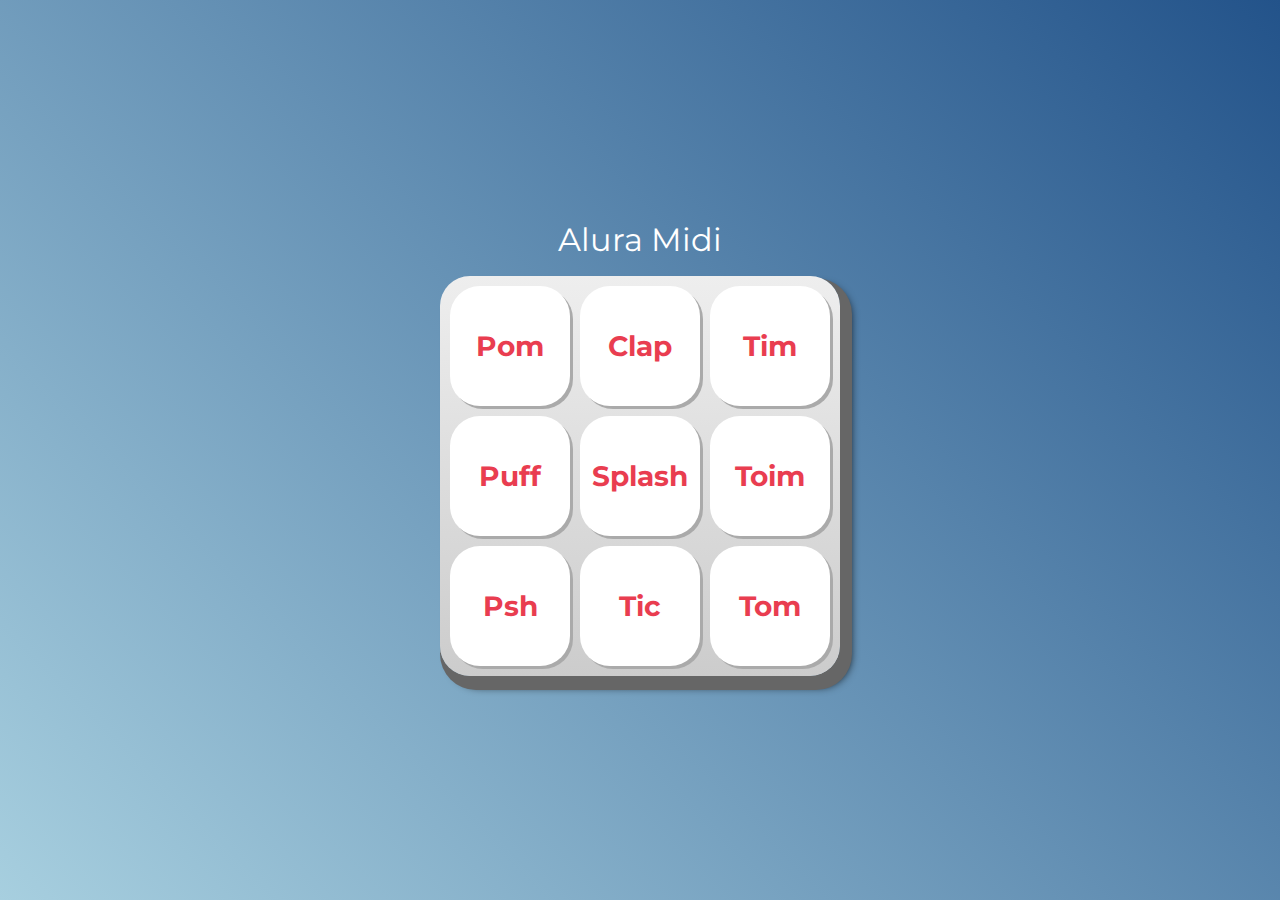
<file: aluramidi-curso-arquivos-iniciais/index.html>
<!DOCTYPE html>
<html lang="pt-BR">
<head>
    <meta charset="UTF-8">
    <meta http-equiv="X-UA-Compatible" content="IE=edge">
    <meta name="viewport" content="width=device-width, initial-scale=1.0">

    <title>Alura MIDI</title>

    <link rel="preconnect" href="https://fonts.googleapis.com">
    <link rel="preconnect" href="https://fonts.gstatic.com" crossorigin>
    <link href="https://fonts.googleapis.com/css2?family=Montserrat:wght@500;600&display=swap" rel="stylesheet">

    <link rel="icon" type="image/png" href="images/bateria.png">
    <link rel="stylesheet" href="css/reset.css">
    <link rel="stylesheet" href="css/estilos.css">

    <script src="main.js" defer></script>

</head>
<body>

    <h1>Alura Midi</h1>

    <section class="teclado">
        <button class="tecla tecla_pom">Pom</button>
        <button class="tecla tecla_clap">Clap</button>
        <button class="tecla tecla_tim">Tim</button>

        <button class="tecla tecla_puff">Puff</button>
        <button class="tecla tecla_splash">Splash</button>
        <button class="tecla tecla_toim">Toim</button>

        <button class="tecla tecla_psh">Psh</button>
        <button class="tecla tecla_tic">Tic</button>
        <button class="tecla tecla_tom">Tom</button>
    </section>

    <audio src="sounds/keyq.wav" id="som_tecla_pom"></audio>
    <audio src="sounds/keyw.wav" id="som_tecla_clap"></audio>
    <audio src="sounds/keye.wav" id="som_tecla_tim"></audio>
    <audio src="sounds/keya.wav" id="som_tecla_puff"></audio>
    <audio src="sounds/keys.wav" id="som_tecla_splash"></audio>
    <audio src="sounds/keyd.wav" id="som_tecla_toim"></audio>
    <audio src="sounds/keyz.wav" id="som_tecla_psh"></audio>
    <audio src="sounds/keyx.wav" id="som_tecla_tic"></audio>
    <audio src="sounds/keyc.wav" id="som_tecla_tom"></audio>

</body>
</html>
</file>
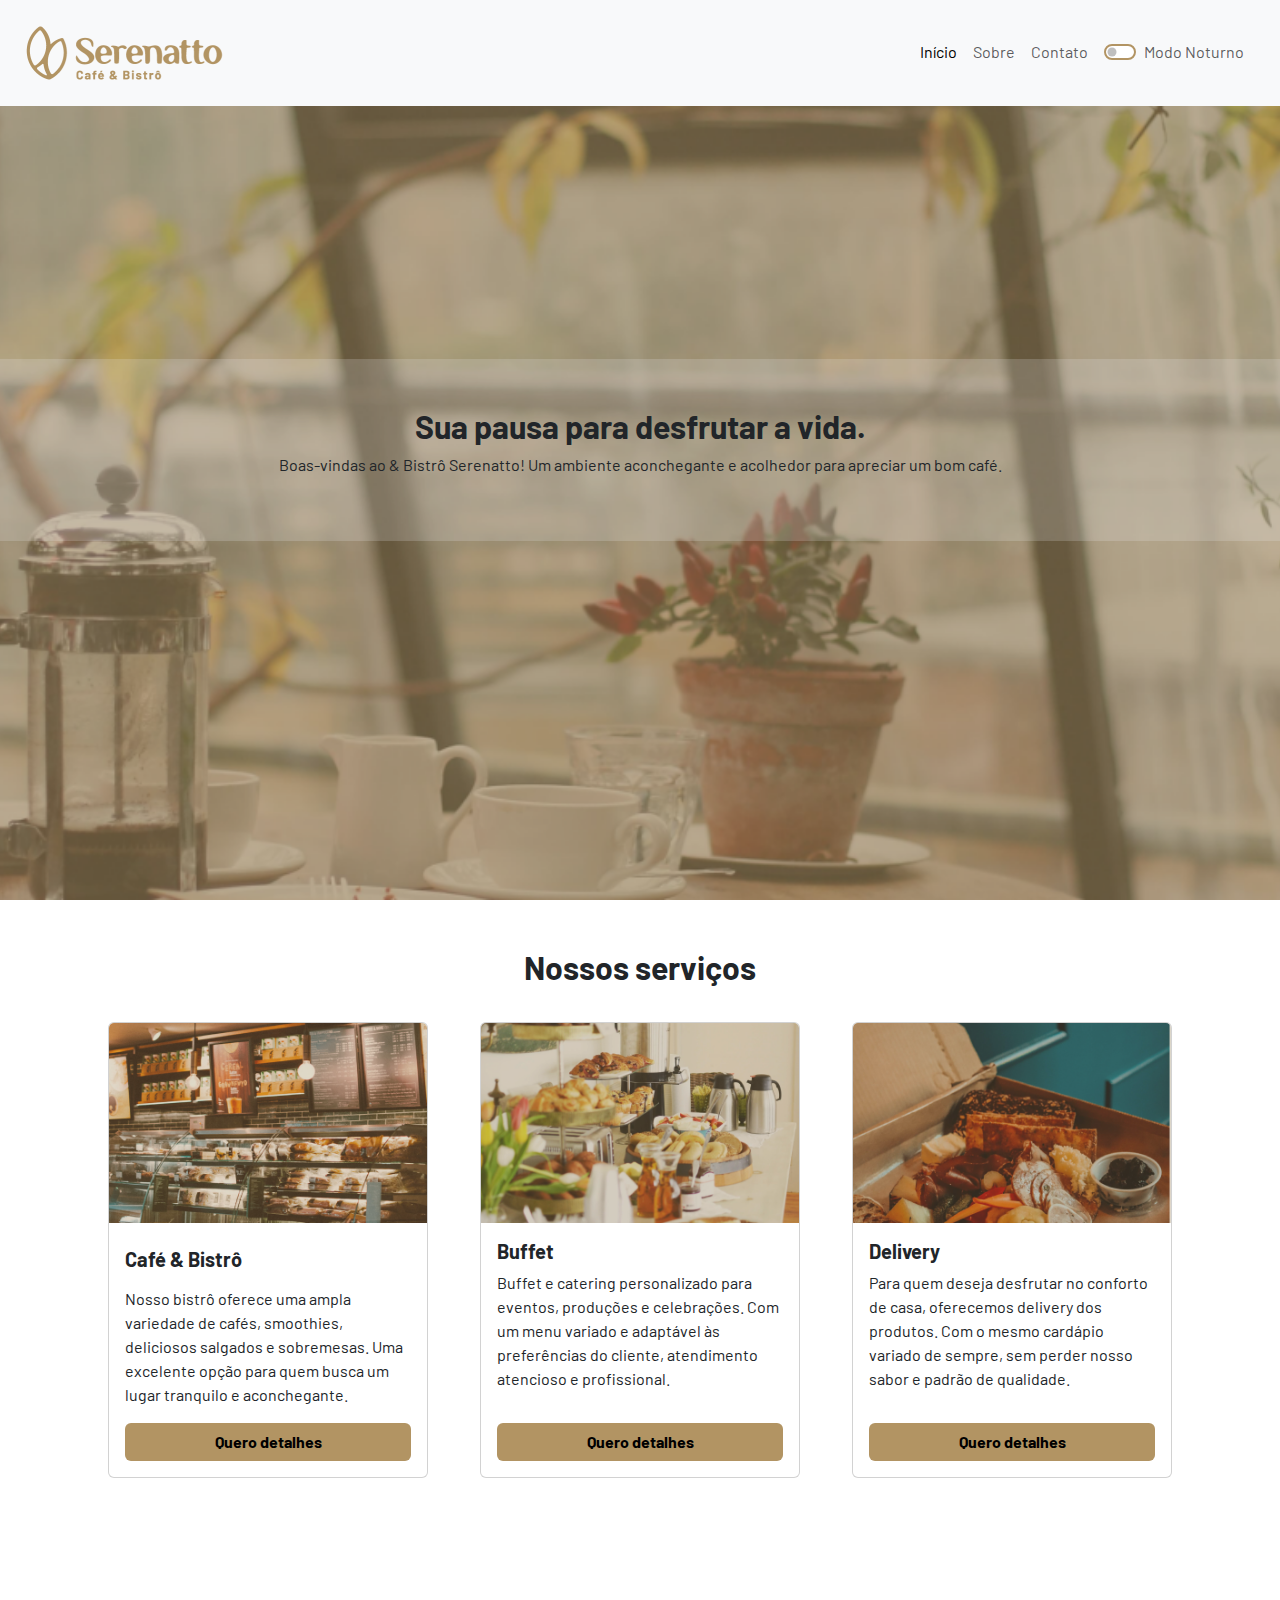
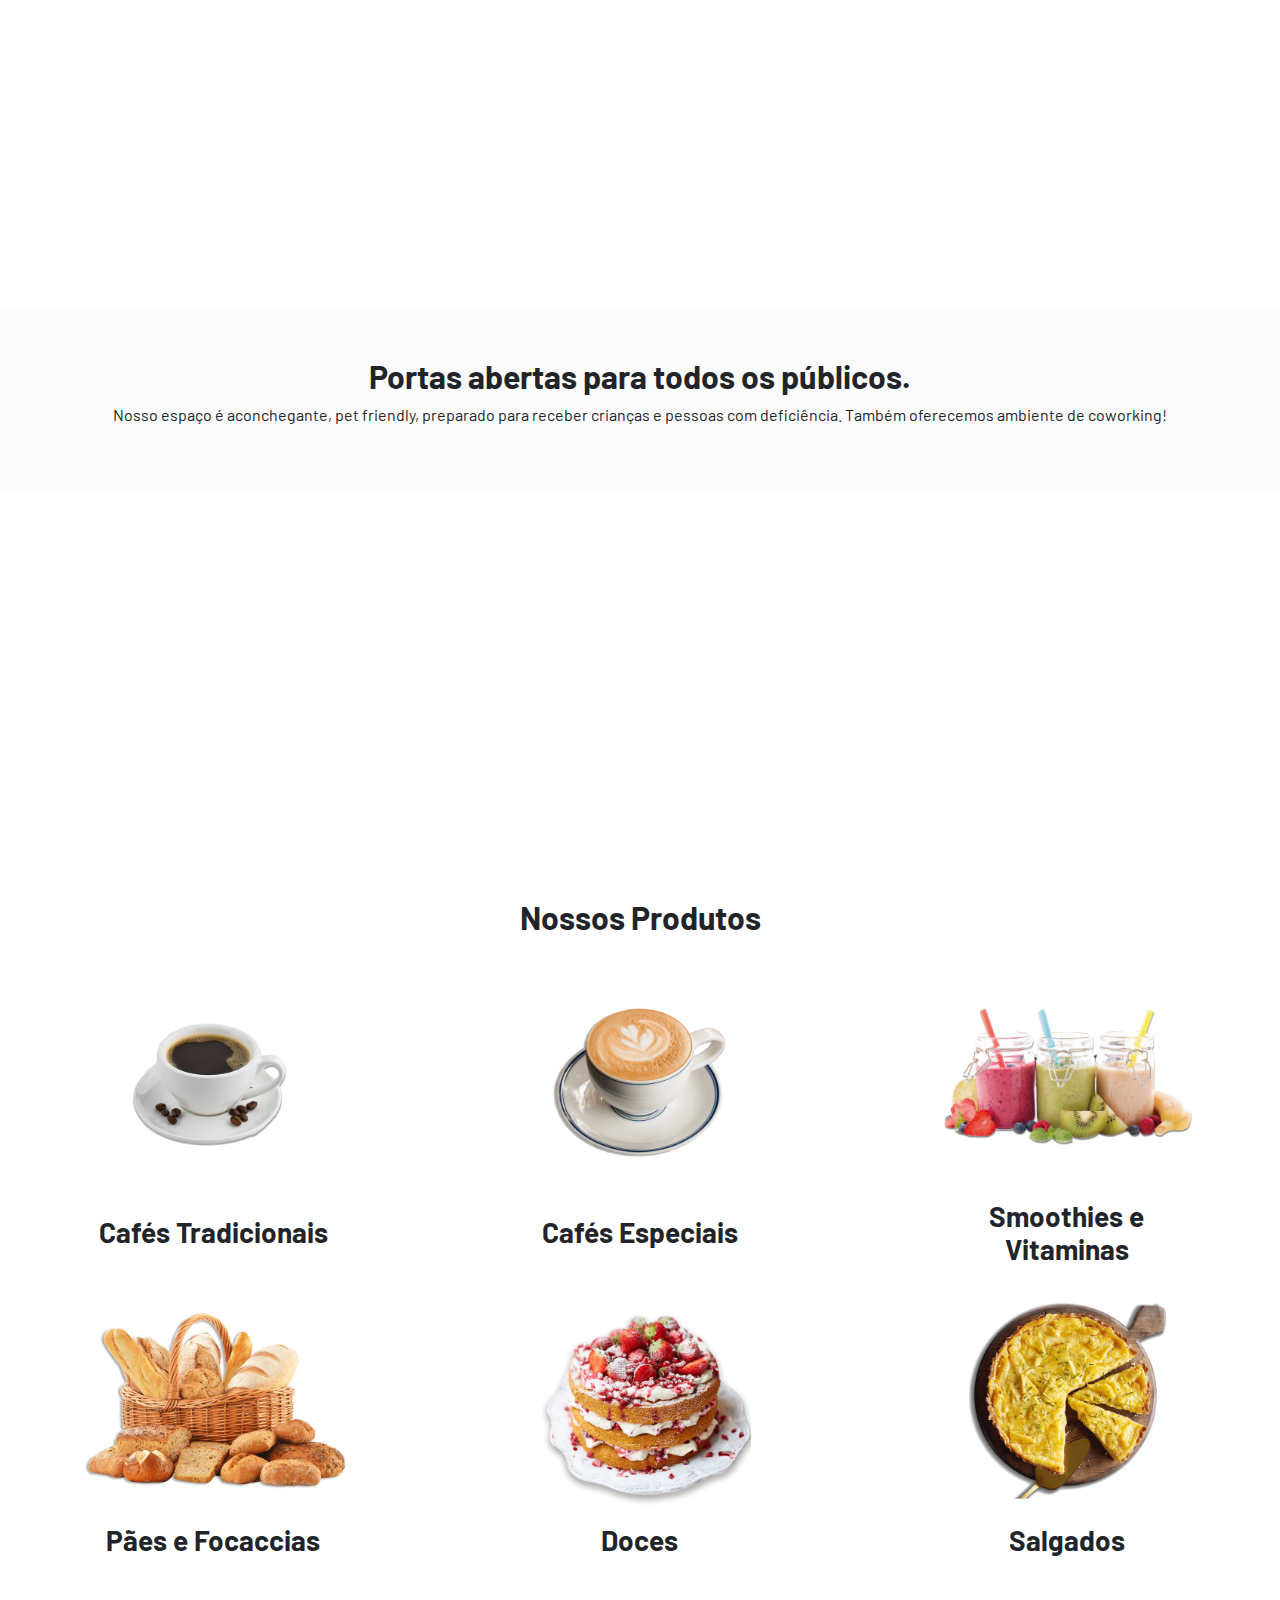
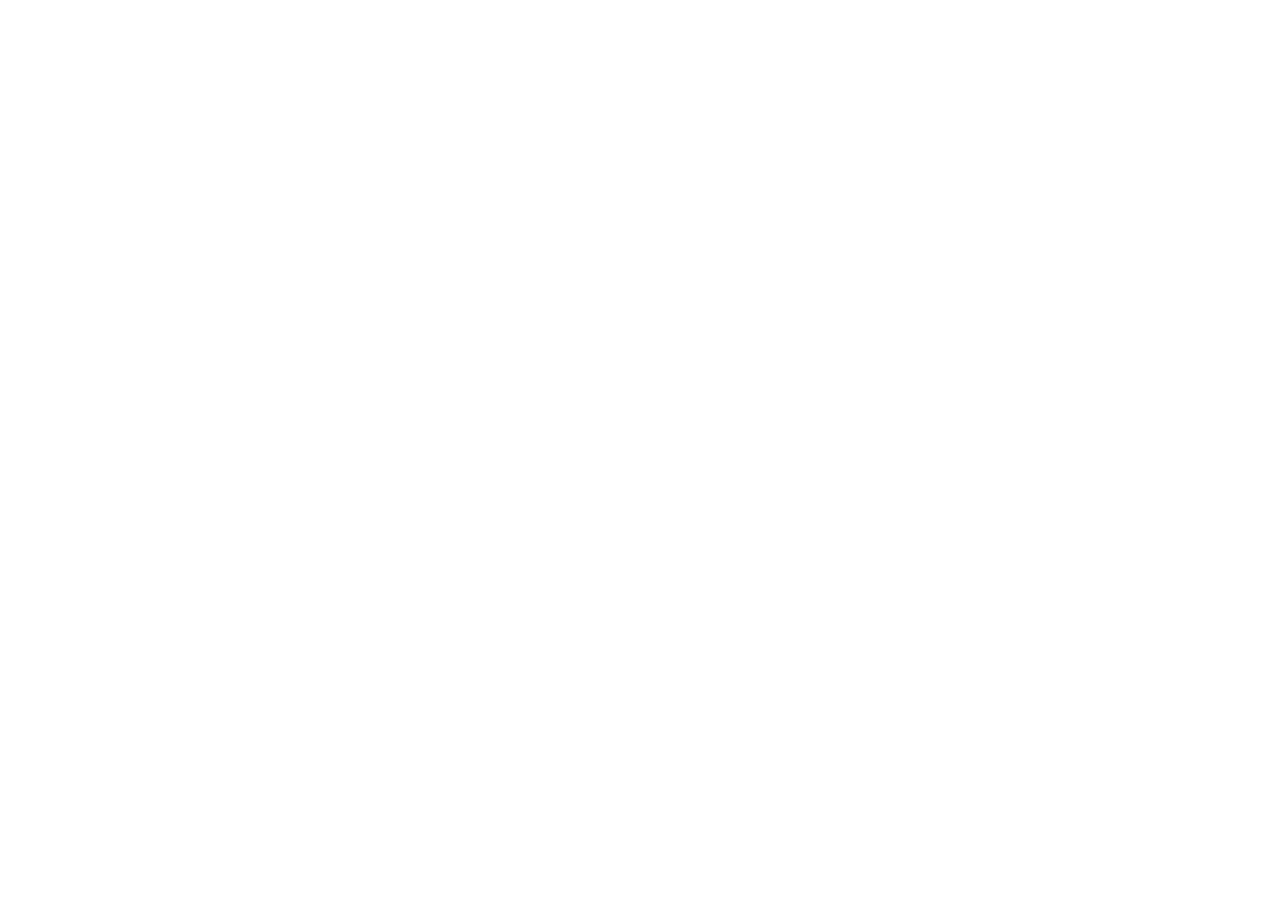
<file: bootstrap-2985-preparando-ambiente/index.html>
<!DOCTYPE html>
<html lang="pt-br">

<head>
  <meta charset="UTF-8">
  <meta http-equiv="X-UA-Compatible" content="IE=edge">
  <meta name="viewport" content="width=device-width, initial-scale=1.0">
  <link rel="shortcut icon" href="./" type="image/x-icon">
  <link rel="shortcut icon" href="./assets/favicon.png" type="image/x-icon">
  <title>Serenatto</title>
  <link href="https://cdn.jsdelivr.net/npm/bootstrap@5.3.0-alpha2/dist/css/bootstrap.min.css" rel="stylesheet"
    integrity="sha384-aFq/bzH65dt+w6FI2ooMVUpc+21e0SRygnTpmBvdBgSdnuTN7QbdgL+OapgHtvPp" crossorigin="anonymous">
  <link href="https://cdn.jsdelivr.net/npm/bootstrap@5.3.0-alpha2/dist/css/bootstrap.min.css" defer rel="stylesheet">
  <script src="https://cdn.jsdelivr.net/npm/bootstrap@5.3.0-alpha2/dist/js/bootstrap.bundle.min.js" defer></script>
  <link rel="stylesheet" href="./estilos.css">
  <link
    href="https://fonts.googleapis.com/css2?family=Barlow+Condensed:wght@700&family=Barlow:wght@400;600&display=swap"
    rel="stylesheet">
</head>

<body defer>

  <header>
    <nav class="navbar-expand-lg navbar bg-body-tertiary fixed-top">
      <div class="container-fluid">
        <a class="navbar-brand" href="#"><img src="./assets/logo.png" alt="Logo Serenatto"></a>
        <button class="navbar-toggler" type="button" data-bs-toggle="offcanvas" data-bs-target="#offcanvasNavbar"
          aria-controls="offcanvasNavbar" aria-label="Toggle navigation">
          <span class="navbar-toggler-icon"></span>
        </button>
        <div class="offcanvas offcanvas-end" tabindex="-1" id="offcanvasNavbar" aria-labelledby="offcanvasNavbarLabel">
          <div class="offcanvas-header">
            <h5 class="offcanvas-title" id="offcanvasNavbarLabel"><img src="./assets/logo-mobile.png"
                alt="Logo Serenatto"></h5>
            <button type="button" class="btn-close" data-bs-dismiss="offcanvas" aria-label="Close"></button>
          </div>
          <div class="offcanvas-body">
            <ul class="navbar-nav justify-content-end flex-grow-1 pe-3">
              <li class="nav-item">
                <a class="nav-link active" aria-current="page" href="#">Início</a>
              </li>
              <li class="nav-item">
                <a class="nav-link" href="#">Sobre</a>
              </li>
              <li class="nav-item">
                <a class="nav-link" href="#">Contato</a>
              </li>
              <li class="nav-item">
                <a class="nav-link" href="#">
                  <div class="form-check form-switch">
                    <input class="form-check-input" type="checkbox" role="switch" id="flexSwitchCheckDefault">
                    <label class="form-check-label" for="flexSwitchCheckDefault">Modo Noturno</label>
                  </div>
                </a>
              </li>
              <li class="nav-item dropdown">
          </div>
        </div>
      </div>
    </nav>
  </header>

  <main>

    <section class="banners banner-1 d-flex flex-column justify-content-center text-center">
      <div class="banners-titulo bg-body-secondary py-5">
        <h2 class="fw-bold">Sua pausa para desfrutar a vida.</h2>
        <p>Boas-vindas ao & Bistrô Serenatto! Um ambiente aconchegante e acolhedor para apreciar um bom café.</p>
      </div>
    </section>

    <section class="py-5">
      <h2 class="text-center fw-bold pb-1">Nossos serviços</h2>

      <div class="container d-flex justify-content-around flex-wrap">

        <div class="card m-4" style="width: 20rem;">
          <img src="./assets/cafe-card.png" class="card-img-top"
            alt="Balcão de padaria tradicional com alimentos diversos">
          <div class="card-body">
            <h5 class="card-title py-2 fw-bold">Café & Bistrô</h5>
            <p class="card-text">Nosso bistrô oferece uma ampla variedade de cafés, smoothies, deliciosos
              salgados e sobremesas. Uma excelente opção para quem busca um lugar tranquilo e
              aconchegante.</p>
            <a href="#" class="btn botao-padrao w-100 fw-bold" data-bs-toggle="offcanvas" data-bs-target="#canvas-1"
              aria-controls="offcanvasRight">Quero detalhes</a>
          </div>
        </div>

        <div class="card m-4" style="width: 20rem;">
          <img src="./assets/buffet-card.png" class="card-img-top" alt="Mesa de buffet com alimentos diversos">
          <div class="card-body">
            <h5 class="card-title fw-bold">Buffet</h5>
            <p class="card-text">Buffet e catering personalizado para eventos, produções e celebrações. Com
              um menu variado e adaptável às preferências do cliente, atendimento atencioso e
              profissional.</p>
            <a href="#" class="btn botao-padrao w-100 fw-bold mt-3" data-bs-toggle="offcanvas"
              data-bs-target="#canvas-2" aria-controls="offcanvasRight">Quero detalhes</a>
          </div>
        </div>

        <div class="card m-4" style="width: 20rem;">
          <img src="./assets/delivery-card.png" class="card-img-top" alt="Caixa aberta armazenando comidas diversas">
          <div class="card-body">
            <h5 class="card-title fw-bold">Delivery</h5>
            <p class="card-text">Para quem deseja desfrutar no conforto de casa, oferecemos delivery dos
              produtos. Com o mesmo cardápio variado de sempre, sem perder nosso sabor e padrão de
              qualidade.</p>
            <a href="#" class="btn botao-padrao w-100 fw-bold mt-3" type="button" data-bs-toggle="offcanvas"
              data-bs-target="#canvas-3" aria-controls="offcanvasRight">Quero detalhes</a>
          </div>
        </div>
      </div>
    </section>


    <section class="banners banner-2 d-flex flex-column justify-content-center text-center">
      <div class="banners-titulo-2 bg-body-secondary py-5">
        <h2 class="fw-bold">Portas abertas para todos os públicos.</h2>
        <p>Nosso espaço é aconchegante, pet friendly, preparado para receber crianças e pessoas com deficiência. Também
          oferecemos ambiente de coworking!</p>
      </div>
    </section>

    <section class="py-5">

      <h2 class="fw-bold text-center pb-1">Nossos Produtos</h2>

      <div class="row mx-0">

        <div class="col-12 col-md-6 col-lg-4 text-center">
          <div class="card border-0 mx-auto btn" data-bs-toggle="modal" data-bs-target="#modal-1" style="width: 18rem;">
            <img src="assets/produtos-cafe-tradicional.png" class="card-img-top" alt="Xícara de café preto">
            <div class="card-body">
              <h3 class="card-text fw-bold text-center text-nowrap">Cafés Tradicionais</h3>
            </div>
          </div>
        </div>

        <div class="col-12 col-md-6 col-lg-4">
          <div class="card border-0 mx-auto btn" data-bs-toggle="modal" data-bs-target="#modal-2" style="width: 18rem;">
            <img src="./assets/produtos-cafe-especial.png" class="card-img-top" alt="Café expresso.">
            <div class="card-body">
              <h3 class="card-text fw-bold text-center">Cafés Especiais</h3>
            </div>
          </div>
        </div>

        <div class="col-12 col-md-6 col-lg-4 text-center">
          <div class="border-0 mx-auto btn" data-bs-toggle="modal" data-bs-target="#modal-3" style="width: 18rem;">
            <img src="./assets/produtos-vitaminas.png" class="card-img-top" alt="vitaminas e smoothies">
            <div class="card-body">
              <h3 class="card-text fw-bold text-center">Smoothies e Vitaminas</h3>
            </div>
          </div>
        </div>

        <div class="col-12 col-md-6 col-lg-4 text-center">
          <div class="border-0 mx-auto btn" style="width: 18rem;">
            <img src="./assets/produtos-paes.png" class="card-img-top" alt="Pães em um cesto">
            <div class="card-body">
              <h3 class="card-text fw-bold text-center">Pães e Focaccias</h3>
            </div>
          </div>
        </div>

        <div class="col-12 col-md-6 col-lg-4 text-center">
          <div class="border-0 btn" style="width: 18rem;">
            <img src="./assets/produtos-doces.png" class="card-img-top" alt="Bolo de Morango">
            <div class="card-body">
              <h3 class="card-text fw-bold text-center">Doces</h3>
            </div>
          </div>
        </div>

        <div class="col-12 col-md-6 col-lg-4 text-center">
          <div class="border-0 mx-auto btn" style="width: 18rem;">
            <img src="./assets/produtos-salgados.png" class="card-img-top" alt="Torta de Frango">
            <div class="card-body">
              <h3 class="card-text fw-bold text-center">Salgados</h3>
            </div>
          </div>
        </div>
      </div>

    </section>

    <section class="banners banner-3"></section>
  </main>

  <!-- canvas 1 -->

  <div class="offcanvas offcanvas-end" tabindex="-1" id="canvas-1" aria-labelledby="offcanvasRightLabel">
    <div class="offcanvas-header">
      <h5 class="offcanvas-title" id="offcanvasRightLabel">Café & Bistrô</h5>
      <button type="button" class="btn-close" data-bs-dismiss="offcanvas" aria-label="Close"></button>
    </div>
    <div class="offcanvas-body">
      <div class="accordion" id="accordionExample">
        <div class="accordion-item">
          <h2 class="accordion-header">
            <button class="accordion-button botao-padrao" type="button" data-bs-toggle="collapse"
              data-bs-target="#collapseOne" aria-expanded="true" aria-controls="collapseOne">
              Café
            </button>
          </h2>
          <div id="collapseOne" class="accordion-collapse collapse show" data-bs-parent="#accordionExample">
            <div class="accordion-body">
              Temos um excelente espaço para alimentação e descanso, com a vitrine recheada de doces, salgados, cafés
              tradicionais e especiais para desfrutar seus melhores momentos.
            </div>
          </div>
        </div>
        <div class="accordion-item">
          <h2 class="accordion-header">
            <button class="accordion-button collapsed botao-padrao" type="button" data-bs-toggle="collapse"
              data-bs-target="#collapseTwo" aria-expanded="false" aria-controls="collapseTwo">
              Bistrô
            </button>
          </h2>
          <div id="collapseTwo" class="accordion-collapse collapse" data-bs-parent="#accordionExample">
            <div class="accordion-body">
              Além de cafés o dia todo, oferecemos refeições em horário de almoço (11 às 15h) com pratos deliciosos de
              bistrô!
            </div>
          </div>
        </div>
        <div class="accordion-item">
          <h2 class="accordion-header">
            <button class="accordion-button collapsed botao-padrao" type="button" data-bs-toggle="collapse"
              data-bs-target="#collapseThree" aria-expanded="false" aria-controls="collapseThree">
              Cowotking
            </button>
          </h2>
          <div id="collapseThree" class="accordion-collapse collapse" data-bs-parent="#accordionExample">
            <div class="accordion-body">
              Temos espaço adequado para trabalho, com conexão de internet de alta velocidade e instalações confortáveis
              para reuniões.
            </div>
          </div>
        </div>
      </div>
    </div>
  </div>

  <!-- canvas-2 -->

  <div class="offcanvas offcanvas-end" tabindex="-1" id="canvas-2" aria-labelledby="offcanvasRightLabel">
    <div class="offcanvas-header">
      <h5 class="offcanvas-title" id="offcanvasRightLabel">Buffet</h5>
      <button type="button" class="btn-close" data-bs-dismiss="offcanvas" aria-label="Close"></button>
    </div>
    <div class="offcanvas-body">
      <div class="accordion" id="accordionExample">
        <div class="accordion-item">
          <h2 class="accordion-header">
            <button class="accordion-button botao-padrao" type="button" data-bs-toggle="collapse"
              data-bs-target="#collapseOne" aria-expanded="true" aria-controls="collapseOne">
              Eventos
            </button>
          </h2>
          <div id="collapseOne" class="accordion-collapse collapse show" data-bs-parent="#accordionExample">
            <div class="accordion-body">
              Organizamos buffet com cardápios variados e personalizados para casamentos, festas de aniversário e outros
              eventos!
            </div>
          </div>
        </div>
        <div class="accordion-item">
          <h2 class="accordion-header">
            <button class="accordion-button collapsed botao-padrao" type="button" data-bs-toggle="collapse"
              data-bs-target="#collapseTwo" aria-expanded="false" aria-controls="collapseTwo">
              Catering
            </button>
          </h2>
          <div id="collapseTwo" class="accordion-collapse collapse" data-bs-parent="#accordionExample">
            <div class="accordion-body">
              Oferecemos serviço de alimentação variada para coffee breaks, produções e bastidores.
            </div>
          </div>
        </div>
      </div>
    </div>
  </div>

  <!-- canvas-3 -->

  <div class="offcanvas offcanvas-end" tabindex="-1" id="canvas-3" aria-labelledby="offcanvasRightLabel">
    <div class="offcanvas-header">
      <h5 class="offcanvas-title" id="offcanvasRightLabel">Delivery</h5>
      <button type="button" class="btn-close" data-bs-dismiss="offcanvas" aria-label="Close"></button>
    </div>
    <div class="offcanvas-body">
      <div class="accordion" id="accordionExample">
        <div class="accordion-item">
          <h2 class="accordion-header">
            <button class="accordion-button botao-padrao" type="button" data-bs-toggle="collapse"
              data-bs-target="#collapseOne" aria-expanded="true" aria-controls="collapseOne">
              Encomendas para eventos
            </button>
          </h2>
          <div id="collapseOne" class="accordion-collapse collapse show" data-bs-parent="#accordionExample">
            <div class="accordion-body">
              Produzimos e entregamos os itens de café de nosso cardápio em grandes quantidades para seus eventos! Basta
              entrar em contato e fazer a reserva com 72h de antecedência.
            </div>
          </div>
        </div>
        <div class="accordion-item">
          <h2 class="accordion-header">
            <button class="accordion-button collapsed botao-padrao" type="button" data-bs-toggle="collapse"
              data-bs-target="#collapseTwo" aria-expanded="false" aria-controls="collapseTwo">
              Entrega por aplicativos
            </button>
          </h2>
          <div id="collapseTwo" class="accordion-collapse collapse" data-bs-parent="#accordionExample">
            <div class="accordion-body">
              Entregamos pelos aplicativos Ifood e Rappi. Consulte nosso cardápio por lá e faça seu pedido
            </div>
          </div>
        </div>
      </div>
    </div>
  </div>


  <!-- Modal-1 -->
  <div class="modal fade" id="modal-1" tabindex="-1" aria-labelledby="exampleModalLabel" aria-hidden="true">
    <div class="modal-dialog">
      <div class="modal-content">
        <div class="modal-header">
          <h2 class="modal-title fs-5 fw-bold" id="exampleModalLabel">Café Tradicionais</h2>
          <button type="button" class="btn-close" data-bs-dismiss="modal" aria-label="Close"></button>
        </div>
        <div class="modal-body">
          <img src="./assets/produtos-cafe-tradicional.png" class="w-100" alt="Xícara de café">
          <p>O café Serenatto é conhecido por seus blends tradicionais e saborosos, que agradam aos amantes da bebida.
            Nossos grãos são cuidadosamente selecionados e torrados para produzir um aroma rico e sabor equilibrado.
          </p>
          <p>Entre os cafés mais tradicionais da casa, destaca-se o "Café Serenatto", um blend exclusivo de grãos com
            notas de chocolate e caramelo. Outra opção popular é o "Café Italiano", um café expresso encorpado e
            intenso. Já o "Café Cappuccino" é uma escolha clássica para quem prefere uma bebida cremosa e suave.</p>
        </div>
        <div class="modal-footer mx-auto">
          <button type="button" class="btn btn-secondary botao-padrao border-0" data-bs-dismiss="modal">Fechar
            Janela</button>
        </div>
      </div>
    </div>

    <!-- Modal-2 -->

    <div class="modal fade" id="modal-2" tabindex="-1" aria-labelledby="exampleModalLabel" aria-hidden="true">
      <div class="modal-dialog">
        <div class="modal-content">
          <div class="modal-header">
            <h2 class="modal-title fs-5 fw-bold" id="exampleModalLabel">Café Especiais</h2>
            <button type="button" class="btn-close" data-bs-dismiss="modal" aria-label="Close"></button>
          </div>
          <div class="modal-body">
            <img src="./assets/produtos-cafe-especial.png" class="w-100" alt="Xícara de café">
            <p>Somos conhecidos também por nossos cafés especiais, que são cuidadosamente preparados com grãos
              selecionados
              de alta qualidade e técnicas de preparo precisas.</p>
            <p>Entre as opções de cafés especiais do Café & Bistrô Serenatto, destacamos o café aeropress, que é
              preparado
              com uma técnica de imersão e pressão, resultando em uma bebida de sabor intenso e aroma acentuado. Outra
              opção popular é o café Hario V60, que é preparado com um filtro de papel em formato de cone e resulta em
              uma
              bebida limpa e suave, ressaltando as notas sensoriais dos grãos. Além disso, oferecemos uma variedade de
              bebidas geladas, como o café gelado, que é preparado com grãos torrados escuros e servido com gelo e
              leite,
              resultando em uma bebida refrescante e saborosa.</p>
          </div>
          <div class="modal-footer mx-auto">
            <button type="button" class="btn btn-secondary botao-padrao border-0" data-bs-dismiss="modal">Fechar
              Janela</button>
          </div>
        </div>
      </div>





      <script src="https://cdn.jsdelivr.net/npm/bootstrap@5.3.0-alpha2/dist/js/bootstrap.bundle.min.js"
        integrity="sha384-qKXV1j0HvMUeCBQ+QVp7JcfGl760yU08IQ+GpUo5hlbpg51QRiuqHAJz8+BrxE/N"
        crossorigin="anonymous"></script>
</body>

</html>
</file>
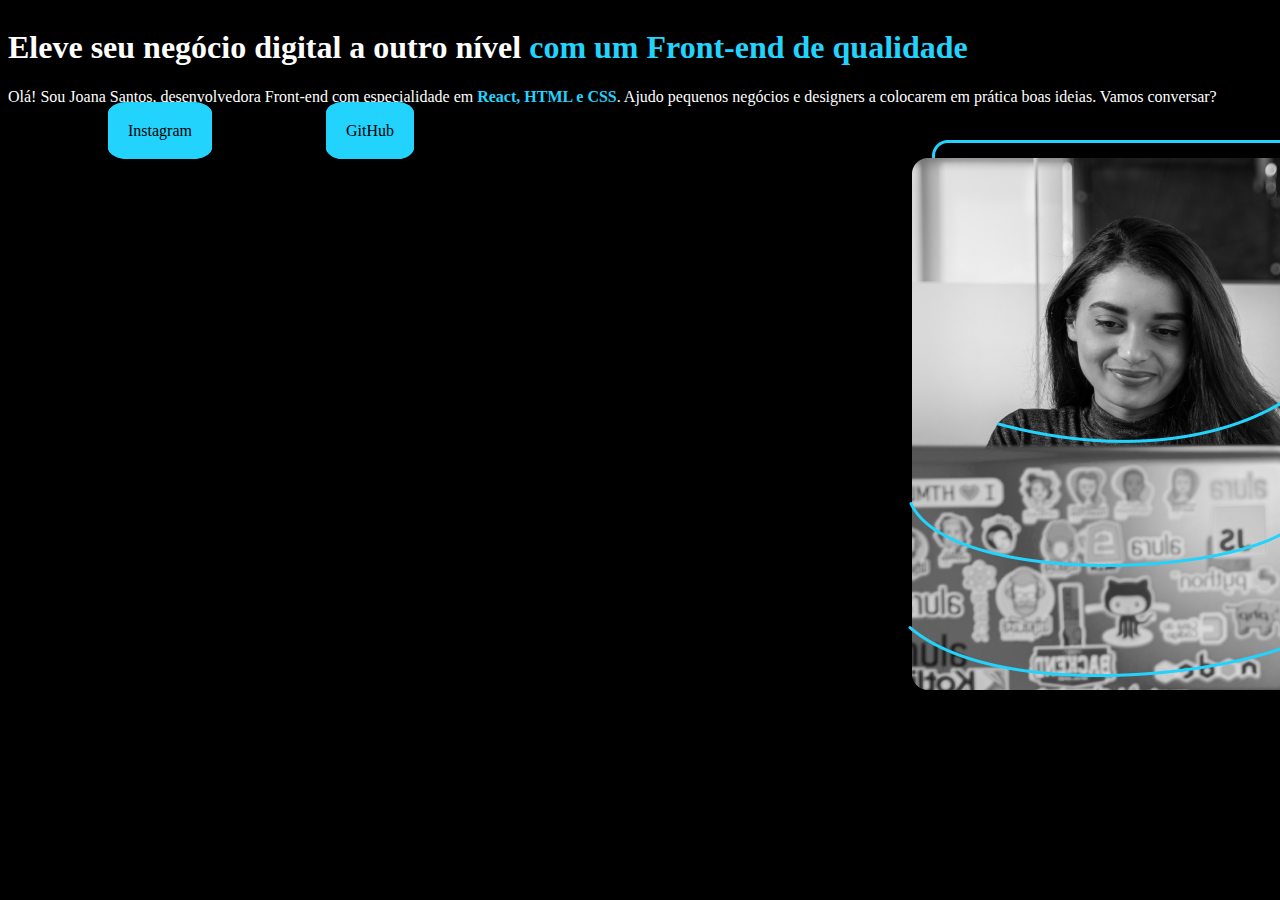
<file: Portfolio/index.html>
<!DOCTYPE html>
<html lang="pt-br">

<head>
    <meta charset="UTF-8">
    <meta http-equiv="X-UA-Compatible" content="IE=edge">
    <meta name="viewport" content="width=device-width, initial-scale=1.0">
    <link rel="stylesheet" href="CSS/style.css">
    <title>Portfolio</title>
</head>

<body>
    <header></header>
    <main>
        <h1>Eleve seu negócio digital a outro nível
            <Strong>com um Front-end de qualidade</Strong>
        </h1>
        <p>Olá! Sou Joana Santos, desenvolvedora Front-end com especialidade em <Strong>React, HTML e CSS</Strong>. Ajudo pequenos
            negócios e designers a colocarem em prática boas ideias. Vamos conversar?</p>
        <a href="https://www.instagram.com/">Instagram</a>
        <a href="https://github.com/">GitHub</a>
        <img src="image/Imagem.png" alt="Foto da joana Santos Promando">
    </main>
    <footer></footer>
</body>

</html>
</file>
<file: aluramidi-curso-arquivos-iniciais/css/estilos.css>
:root {
  --cinza: #aaa;
  --vermelha: #e93d50;
  --vermelha-escura: #af303f;
  --branca: #fff;
  --luz: rgb(229, 255, 0);
}

body {
  align-items: center;
  background: linear-gradient(45deg, #a7cfdf 0%,#23538a 100%);
  display: flex;
  justify-content: center;
  flex-direction: column;
  font-family: 'Montserrat', sans-serif;
  min-height: 100vh;
}

h1 {
  color: var(--branca);
  margin-bottom: 20px;
  font-size: 2rem;
}

.teclado {
  background: linear-gradient(to bottom, #eeeeee 0%,#cccccc 100%);
  box-shadow: 6px 8px 0 6px #666, 10px 10px 10px #000;
  border-radius: 30px;
  display: grid;
  gap: 10px;
  grid-template-columns: repeat(3, 1fr);
  padding: 10px;
}

.tecla {
  background-color: var(--branca);
  border-radius: 30px;
  box-shadow: 3px 3px 0 var(--cinza);
  color: var(--vermelha);
  cursor: pointer;
  height: 120px;
  font-size: 1.75em;
  font-weight: bold;
  line-height: 120px;
  text-align: center;
  width: 120px;
}

.tecla.ativa,
.tecla:active {
  background-color: var(--vermelha);
  border: 4px solid  var(--vermelha);
  box-shadow: 3px 3px 0 var(--vermelha-escura) inset;
  color: var(--branca);
  outline: none;
}

.tecla.focus,
.tecla:focus {
  outline: none;
  box-shadow: 1px 1px 10px var(--luz);
}

.tecla.active:focus,
.tecla:active:focus {
  box-shadow: 3px 3px 0 var(--vermelha-escura) inset, 1px 1px 10px var(--luz);
}
</file>
<file: bootstrap-2985-preparando-ambiente/estilos.css>
body {
  --bege: #E6E0D6;
  --marrom-escuro: #816D4F;
  --marrom-claro: #B29463;
  font-family: 'Barlow', sans-serif;
  height: 4000px;
}

input[type=checkbox] {
  border: 2px solid var(--marrom-claro);
  box-shadow: none;
}

input[type=checkbox]:checked,
input[type="checkbox"]:focus {
  background-color: var(--marrom-claro);
  border-color: var(--marrom-claro);
  box-shadow: none;
  outline: none;
}

.banner-1{
  background-image: url(./assets/banner-1.png);

}

.banners {
  width:  100%;
  height: 100vh;
  background-repeat: no-repeat;
  background-size: cover;
  background-position: center;
  background-attachment: fixed;
}

.banners-titulo {
  --bs-bg-opacity: .2;
}

.banner-2 {
  background-image: url(./assets/banner-2.png);
}

.banners-titulo-2 {
  --bs-bg-opacity: .2;
}

.banner-3 {
  background-image: url(./assets/banner-3.png)
}

.botao-padrao {
  background-color: var(--marrom-claro);
  color: black;
}

.botao-padrao:hover {
  background-color: var(--marrom-escuro);
}
</file>
<file: Portfolio/CSS/style.css>
body {
    background-color: black;
    color: white;
    display: flex;
}

strong {
    color: #22D4FD;
}

a {
    background-color:  #22D4FD;
    color:black;
    text-decoration:none;
    margin: 10px;
    border:20px solid #22D4FD;
    border-radius: 20%;
    margin-left: 100px;
}

img {
    margin-left: 900px;
}
</file>
